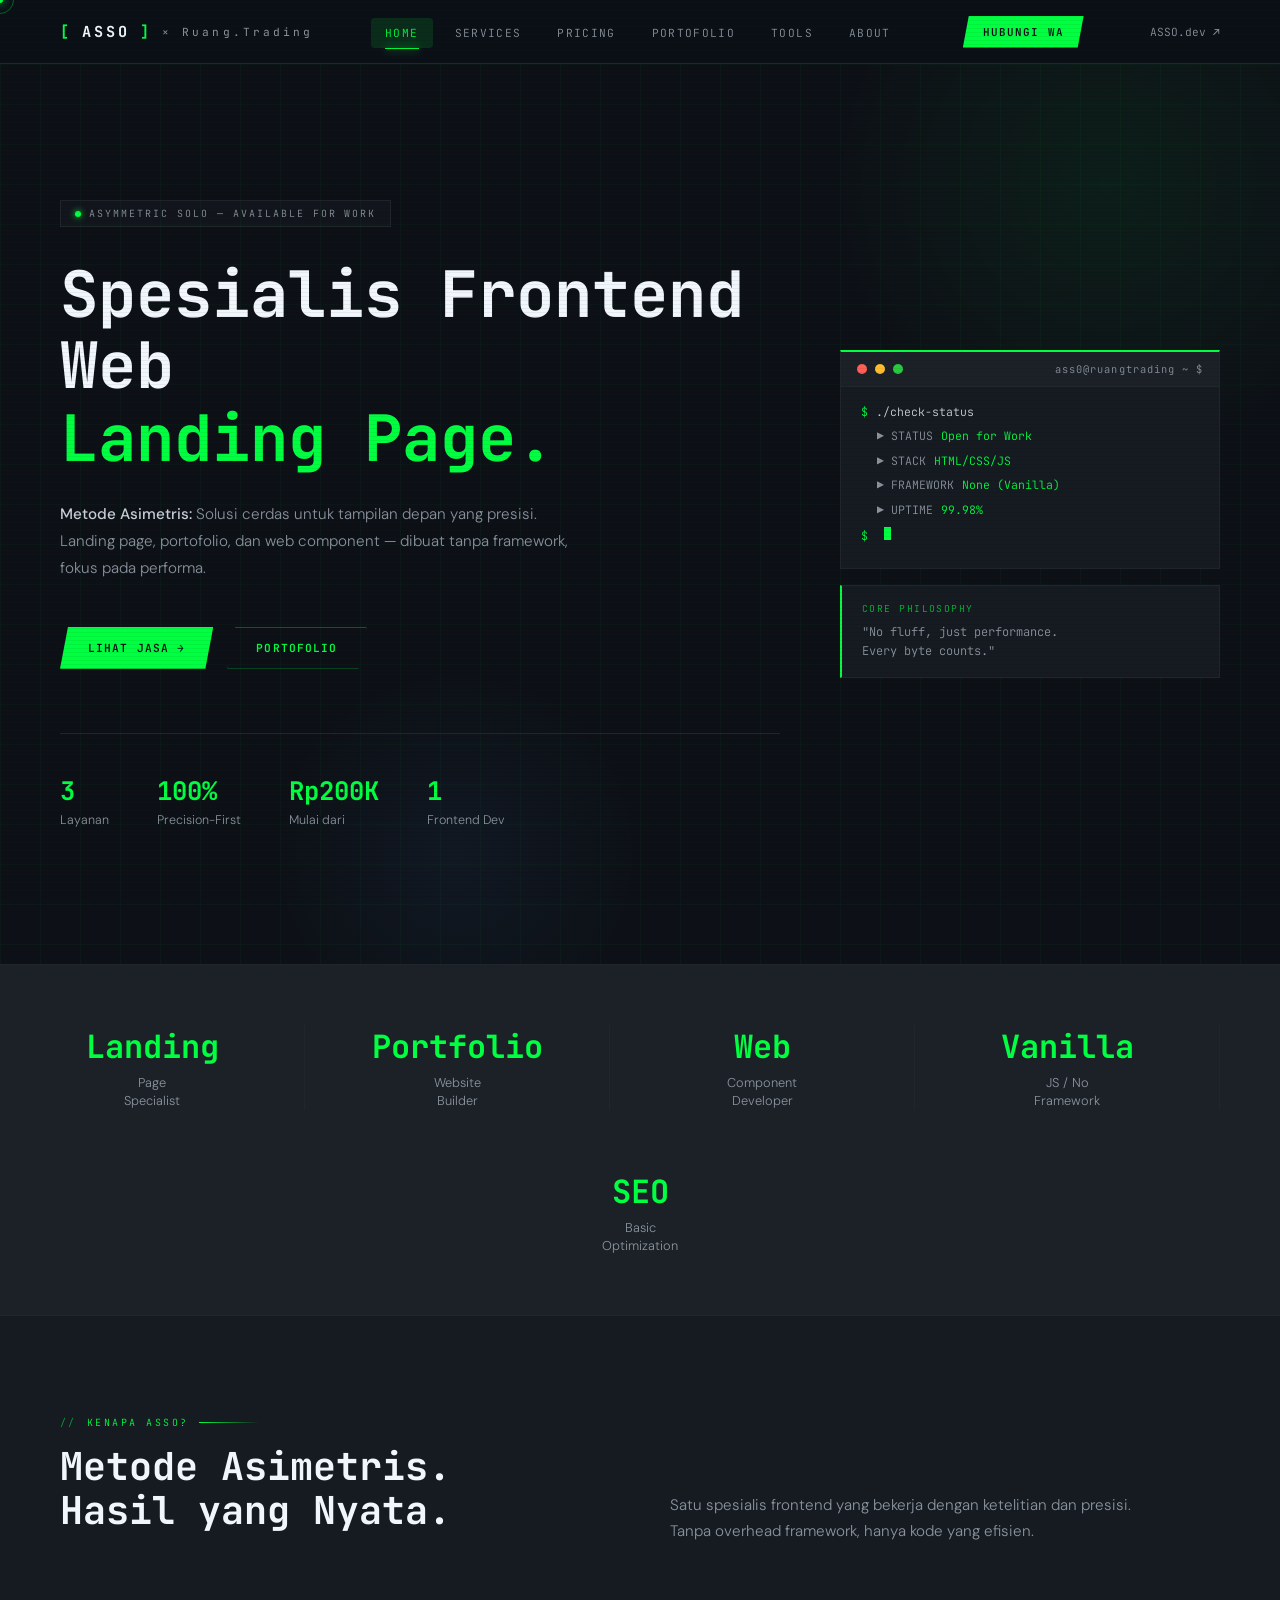
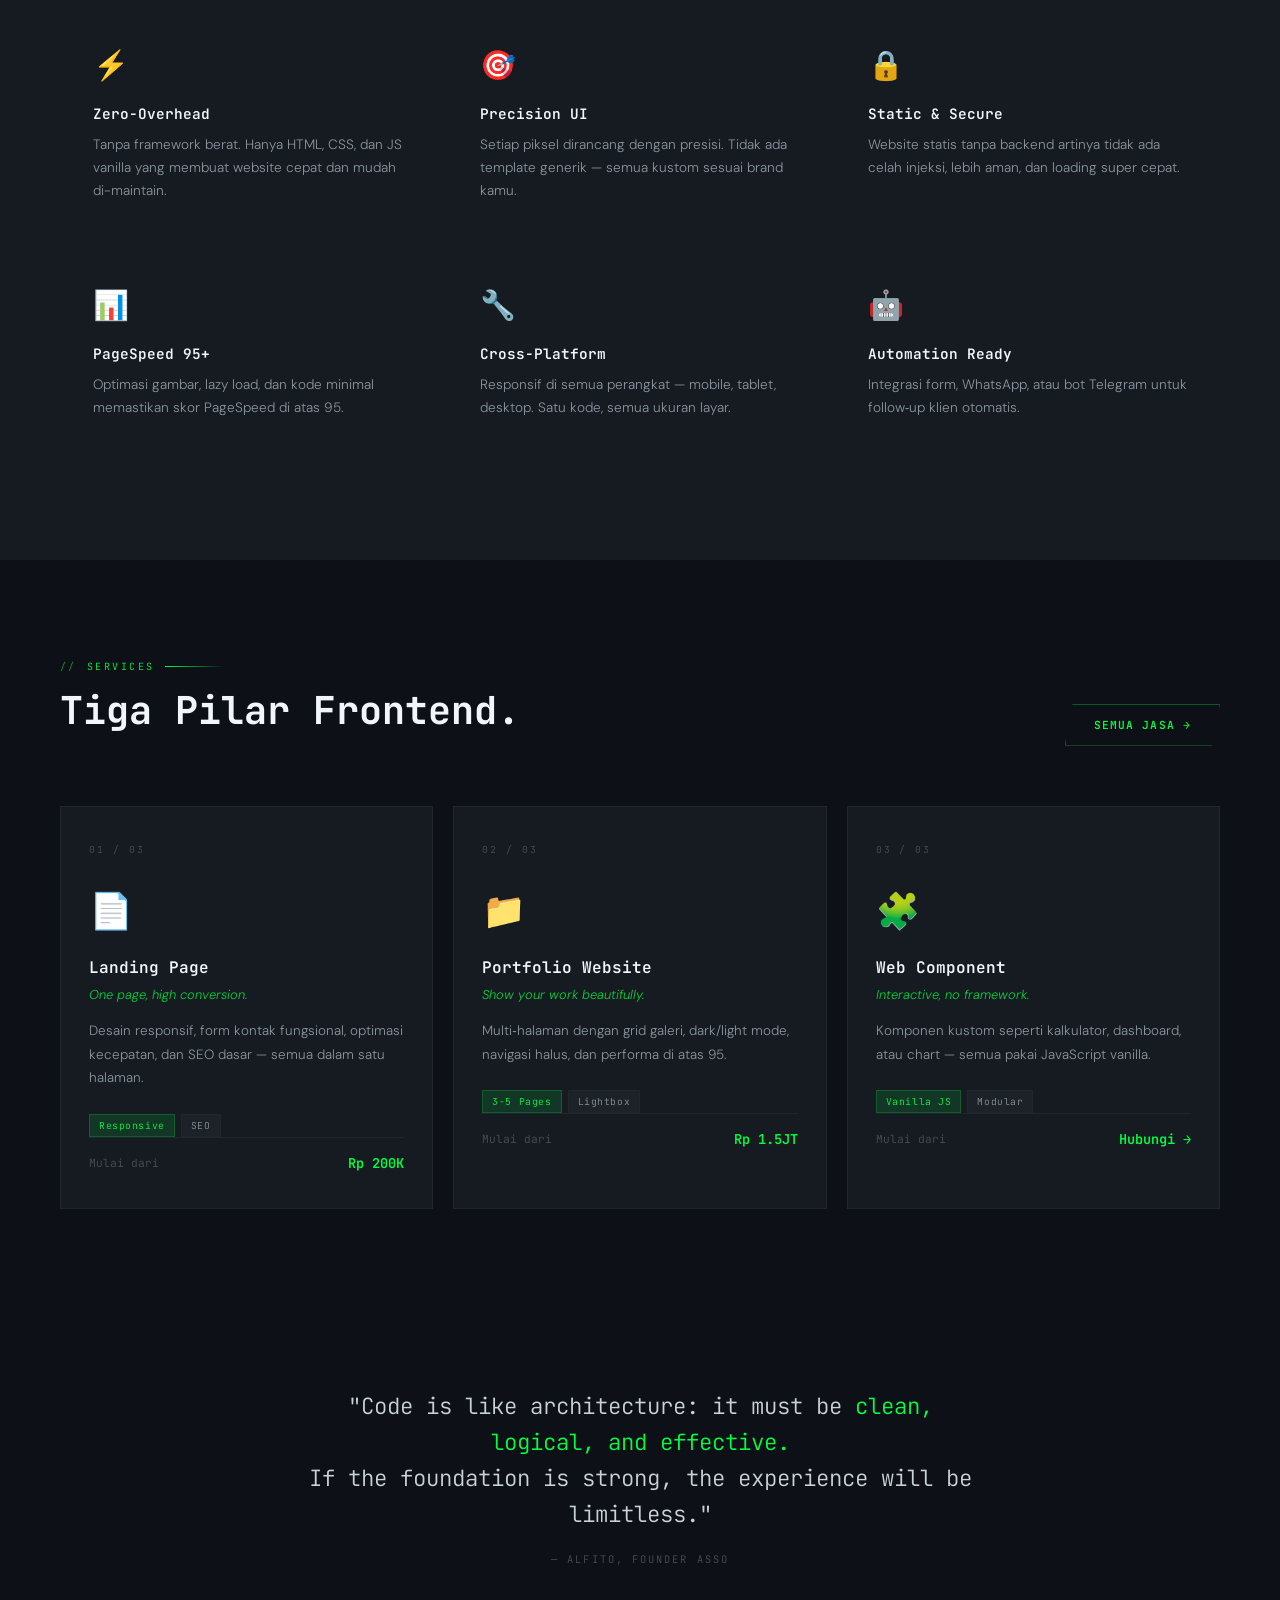
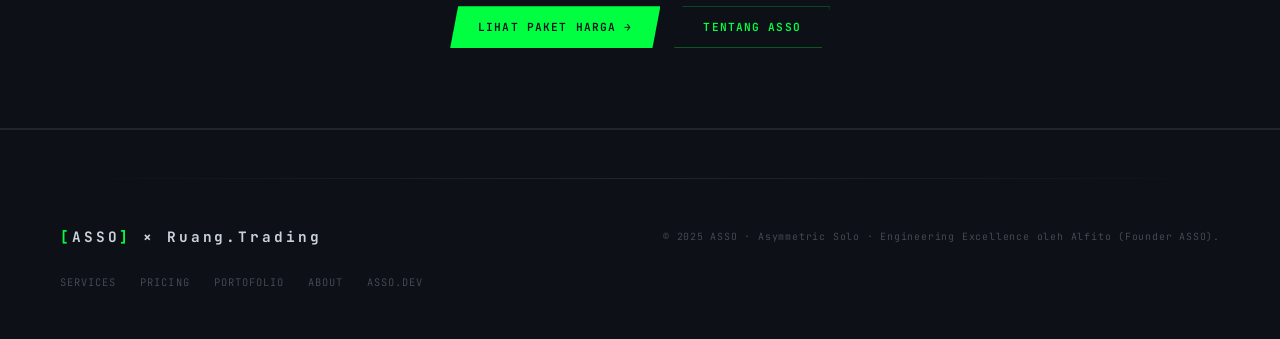
<file: index.html>
<!DOCTYPE html>
<html lang="id">
<head>
    <meta charset="UTF-8">
    <meta name="viewport" content="width=device-width, initial-scale=1.0">
    <title>ASSO × Ruang.Trading | Spesialis Frontend Web</title>
    <meta name="description" content="ASSO × Ruang.Trading — Frontend Web Specialist: Landing Page, Portofolio, Web Component.">
    <link rel="preconnect" href="https://fonts.googleapis.com">
    <link href="https://fonts.googleapis.com/css2?family=JetBrains+Mono:wght@300;400;500;600;700&family=DM+Sans:ital,wght@0,300;0,400;0,500;1,300&display=swap" rel="stylesheet">
    <link rel="stylesheet" href="css/style.css">
</head>
<body>
<div class="cursor-dot"></div>
<div class="cursor-ring"></div>
<div class="scroll-bar"></div>
<div class="toast-wrap"></div>

<nav class="nav">
    <a href="index.html" class="nav-logo">
        <span class="logo-bracket">[</span>
        <span class="logo-name">ASSO</span>
        <span class="logo-bracket">]</span>
        <span class="logo-tag">× Ruang.Trading</span>
    </a>
    <ul class="nav-links">
        <li><a href="index.html">Home</a></li>
        <li><a href="services.html">Services</a></li>
        <li><a href="pricing.html">Pricing</a></li>
        <li><a href="portofolio.html">Portofolio</a></li>
        <li><a href="tools.html">Tools</a></li>
        <li><a href="about.html">About</a></li>
    </ul>
    <a href="https://wa.me/62895327188128" class="nav-cta">Hubungi WA</a>
    <a href="https://asso-tech.great-site.net" target="_blank" rel="noopener" class="nav-link-external">ASSO.dev ↗</a>
    <button class="nav-hamburger" aria-label="Menu"><span></span><span></span><span></span></button>
</nav>

<div class="page-wrap">

    <!-- HERO -->
    <section class="hero">
        <div class="hero-bg-grid"></div>
        <div class="hero-bg-glow"></div>
        <div class="hero-bg-glow-2"></div>

        <div class="hero-layout">
            <div class="hero-content">
                <div class="hero-name-badge">
                    <span class="badge-dot"></span>
                    <span>Asymmetric Solo — Available for Work</span>
                </div>
                <h1 class="hero-headline">
                    <span class="fixed">Spesialis Frontend Web</span>
                    <span class="rotating-wrap">
                        <span class="rotating-text">Landing Page.</span>
                    </span>
                </h1>
                <p class="hero-sub">
                    <strong>Metode Asimetris:</strong> Solusi cerdas untuk tampilan depan yang presisi. Landing page, portofolio, dan web component — dibuat tanpa framework, fokus pada performa.
                </p>
                <div class="hero-cta-group">
                    <a href="services.html" class="btn btn-green"><span>Lihat Jasa</span> →</a>
                    <a href="portofolio.html" class="btn btn-outline"><span>Portofolio</span></a>
                </div>
                <div class="hero-stats">
                    <div><span class="hero-stat-val">3</span><span class="hero-stat-label">Layanan</span></div>
                    <div><span class="hero-stat-val">100%</span><span class="hero-stat-label">Precision-First</span></div>
                    <div><span class="hero-stat-val">Rp200K</span><span class="hero-stat-label">Mulai dari</span></div>
                    <div><span class="hero-stat-val">1</span><span class="hero-stat-label">Frontend Dev</span></div>
                </div>
            </div>

            <!-- Terminal Widget -->
            <div class="terminal-widget-hero">
                <div class="terminal">
                    <div class="terminal-titlebar">
                        <span class="t-dot t-red"></span><span class="t-dot t-yellow"></span><span class="t-dot t-green-dot"></span>
                        <span class="terminal-title-text">ass0@ruangtrading ~ $</span>
                    </div>
                    <div class="terminal-body">
                        <div class="t-line"><span class="t-prompt">$</span><span class="t-cmd">./check-status</span></div>
                        <div class="t-line"><span class="t-output">▶ STATUS</span><span class="t-val-green">Open for Work</span></div>
                        <div class="t-line"><span class="t-output">▶ STACK</span><span class="t-val-green">HTML/CSS/JS</span></div>
                        <div class="t-line"><span class="t-output">▶ FRAMEWORK</span><span class="t-val-green">None (Vanilla)</span></div>
                        <div class="t-line"><span class="t-output">▶ UPTIME</span><span class="t-val-green" data-uptime>99.98%</span></div>
                        <div class="t-line" style="margin-top:8px"><span class="t-prompt">$</span><span class="t-cmd"> </span><span class="t-cursor"></span></div>
                    </div>
                </div>
                <div style="margin-top:16px; padding:16px 20px; background:var(--surface); border:1px solid var(--border); border-left:2px solid var(--green);">
                    <div style="font-family:var(--mono); font-size:.6rem; letter-spacing:.15em; color:var(--green); opacity:.7; margin-bottom:8px; text-transform:uppercase;">Core Philosophy</div>
                    <div style="font-family:var(--mono); font-size:.75rem; color:var(--text-dim); line-height:1.6;">"No fluff, just performance.<br>Every byte counts."</div>
                </div>
            </div>
        </div>
    </section>

    <!-- WHY STRIP -->
    <div class="why-strip">
        <div class="why-stat reveal"><span class="why-stat-val">Landing</span><span class="why-stat-label">Page<br>Specialist</span></div>
        <div class="why-divider"></div>
        <div class="why-stat reveal reveal-d1"><span class="why-stat-val">Portfolio</span><span class="why-stat-label">Website<br>Builder</span></div>
        <div class="why-divider"></div>
        <div class="why-stat reveal reveal-d2"><span class="why-stat-val">Web</span><span class="why-stat-label">Component<br>Developer</span></div>
        <div class="why-divider"></div>
        <div class="why-stat reveal reveal-d3"><span class="why-stat-val">Vanilla</span><span class="why-stat-label">JS / No<br>Framework</span></div>
        <div class="why-divider"></div>
        <div class="why-stat reveal reveal-d4"><span class="why-stat-val">SEO</span><span class="why-stat-label">Basic<br>Optimization</span></div>
    </div>

    <!-- USP -->
    <section class="section usp-section">
        <div class="usp-header">
            <div>
                <div class="section-eyebrow reveal">Kenapa ASSO?</div>
                <h2 class="section-title reveal reveal-d1">Metode Asimetris.<br>Hasil yang Nyata.</h2>
            </div>
            <p class="section-sub reveal reveal-d2">Satu spesialis frontend yang bekerja dengan ketelitian dan presisi. Tanpa overhead framework, hanya kode yang efisien.</p>
        </div>
        <div class="usp-grid">
            <div class="usp-card reveal"><div class="usp-icon">⚡</div><div class="usp-title">Zero-Overhead</div><div class="usp-desc">Tanpa framework berat. Hanya HTML, CSS, dan JS vanilla yang membuat website cepat dan mudah di-maintain.</div></div>
            <div class="usp-card reveal reveal-d1"><div class="usp-icon">🎯</div><div class="usp-title">Precision UI</div><div class="usp-desc">Setiap piksel dirancang dengan presisi. Tidak ada template generik — semua kustom sesuai brand kamu.</div></div>
            <div class="usp-card reveal reveal-d2"><div class="usp-icon">🔒</div><div class="usp-title">Static & Secure</div><div class="usp-desc">Website statis tanpa backend artinya tidak ada celah injeksi, lebih aman, dan loading super cepat.</div></div>
            <div class="usp-card reveal reveal-d3"><div class="usp-icon">📊</div><div class="usp-title">PageSpeed 95+</div><div class="usp-desc">Optimasi gambar, lazy load, dan kode minimal memastikan skor PageSpeed di atas 95.</div></div>
            <div class="usp-card reveal reveal-d1"><div class="usp-icon">🔧</div><div class="usp-title">Cross-Platform</div><div class="usp-desc">Responsif di semua perangkat — mobile, tablet, desktop. Satu kode, semua ukuran layar.</div></div>
            <div class="usp-card reveal reveal-d2"><div class="usp-icon">🤖</div><div class="usp-title">Automation Ready</div><div class="usp-desc">Integrasi form, WhatsApp, atau bot Telegram untuk follow‑up klien otomatis.</div></div>
        </div>
    </section>

    <!-- FEATURED SERVICES -->
    <section class="section featured-section">
        <div class="featured-header">
            <div>
                <div class="section-eyebrow reveal">Services</div>
                <h2 class="section-title reveal reveal-d1">Tiga Pilar Frontend.</h2>
            </div>
            <a href="services.html" class="btn btn-outline reveal">Semua Jasa →</a>
        </div>
        <div class="services-grid">
            <div class="service-card reveal">
                <div class="service-num">01 / 03</div>
                <div class="service-icon-wrap">📄</div>
                <div class="service-name">Landing Page</div>
                <div class="service-tagline">One page, high conversion.</div>
                <div class="service-desc">Desain responsif, form kontak fungsional, optimasi kecepatan, dan SEO dasar — semua dalam satu halaman.</div>
                <div class="tags"><span class="tag tag-green">Responsive</span><span class="tag">SEO</span></div>
                <div class="service-price"><span>Mulai dari</span><span class="price-val">Rp 200K</span></div>
            </div>
            <div class="service-card reveal reveal-d1">
                <div class="service-num">02 / 03</div>
                <div class="service-icon-wrap">📁</div>
                <div class="service-name">Portfolio Website</div>
                <div class="service-tagline">Show your work beautifully.</div>
                <div class="service-desc">Multi‑halaman dengan grid galeri, dark/light mode, navigasi halus, dan performa di atas 95.</div>
                <div class="tags"><span class="tag tag-green">3-5 Pages</span><span class="tag">Lightbox</span></div>
                <div class="service-price"><span>Mulai dari</span><span class="price-val">Rp 1.5JT</span></div>
            </div>
            <div class="service-card reveal reveal-d2">
                <div class="service-num">03 / 03</div>
                <div class="service-icon-wrap">🧩</div>
                <div class="service-name">Web Component</div>
                <div class="service-tagline">Interactive, no framework.</div>
                <div class="service-desc">Komponen kustom seperti kalkulator, dashboard, atau chart — semua pakai JavaScript vanilla.</div>
                <div class="tags"><span class="tag tag-green">Vanilla JS</span><span class="tag">Modular</span></div>
                <div class="service-price"><span>Mulai dari</span><span class="price-val">Hubungi →</span></div>
            </div>
        </div>
    </section>

    <!-- QUOTE BANNER -->
    <div class="quote-banner">
        <p class="quote-text reveal">"Code is like architecture: it must be <em>clean, logical, and effective.</em><br>If the foundation is strong, the experience will be limitless."</p>
        <span class="quote-author reveal reveal-d1">— Alfito, Founder ASSO</span>
        <div style="margin-top:40px; display:flex; gap:14px; justify-content:center; flex-wrap:wrap;" class="reveal reveal-d2">
            <a href="pricing.html" class="btn btn-green">Lihat Paket Harga →</a>
            <a href="about.html" class="btn btn-outline">Tentang ASSO</a>
        </div>
    </div>

    <!-- FOOTER -->
    <footer class="footer">
        <div class="footer-divider"></div>
        <div class="footer-inner">
            <div class="footer-logo"><span class="fl-bracket">[</span>ASSO<span class="fl-bracket">]</span> × Ruang.Trading</div>
            <div class="footer-copy">© 2025 ASSO · Asymmetric Solo · Engineering Excellence oleh Alfito (Founder ASSO).</div>
            <ul class="footer-links">
                <li><a href="services.html">Services</a></li>
                <li><a href="pricing.html">Pricing</a></li>
                <li><a href="portfolio.html">Portofolio</a></li>
                <li><a href="about.html">About</a></li>
                <li><a href="https://asso-tech.great-site.net" target="_blank" rel="noopener">ASSO.dev</a></li>
            </ul>
        </div>
    </footer>

</div>
<script src="js/script.js"></script>
</body>
</html>
</file>
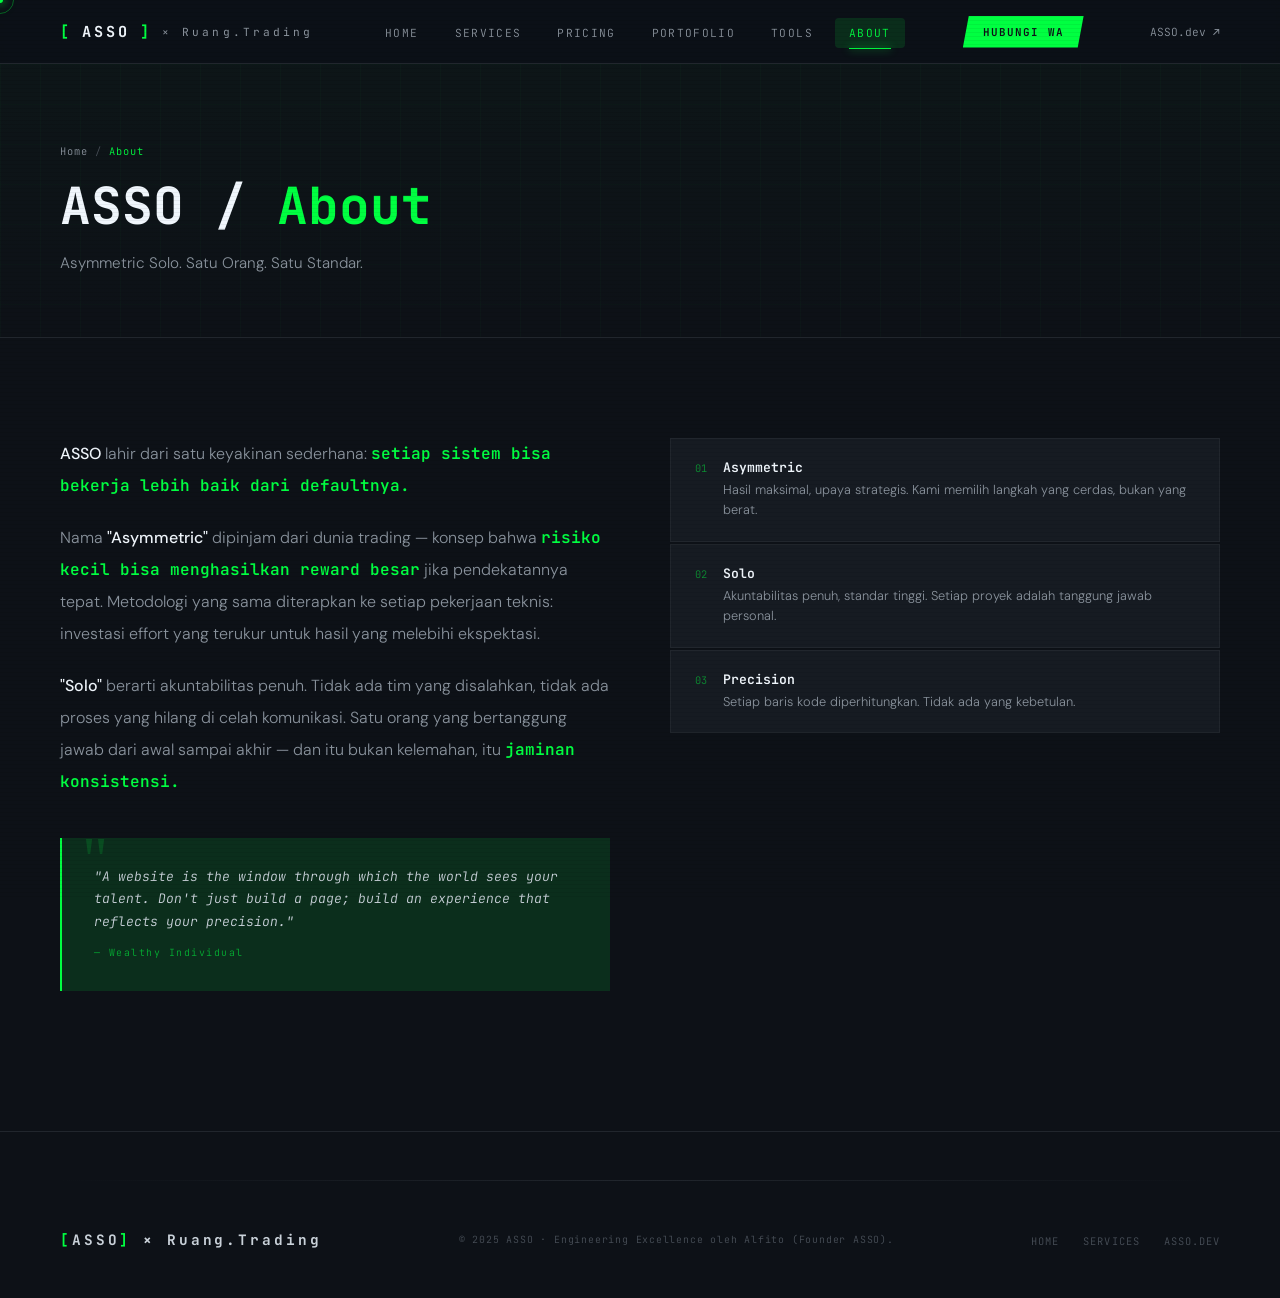
<file: about.html>
<!DOCTYPE html>
<html lang="id">
<head>
    <meta charset="UTF-8">
    <meta name="viewport" content="width=device-width, initial-scale=1.0">
    <title>About | ASSO × Ruang.Trading</title>
    <link rel="preconnect" href="https://fonts.googleapis.com">
    <link href="https://fonts.googleapis.com/css2?family=JetBrains+Mono:wght@300;400;500;600;700&family=DM+Sans:ital,wght@0,300;0,400;0,500;1,300&display=swap" rel="stylesheet">
    <link rel="stylesheet" href="css/style.css">
</head>
<body>
<div class="cursor-dot"></div>
<div class="cursor-ring"></div>
<div class="scroll-bar"></div>
<div class="toast-wrap"></div>

<nav class="nav">
    <a href="index.html" class="nav-logo">
        <span class="logo-bracket">[</span><span class="logo-name">ASSO</span><span class="logo-bracket">]</span><span class="logo-tag">× Ruang.Trading</span>
    </a>
    <ul class="nav-links">
        <li><a href="index.html">Home</a></li>
        <li><a href="services.html">Services</a></li>
        <li><a href="pricing.html">Pricing</a></li>
        <li><a href="portofolio.html">Portofolio</a></li>
        <li><a href="tools.html">Tools</a></li>
        <li><a href="about.html">About</a></li>
    </ul>
    <a href="https://wa.me/62895327188128" class="nav-cta">Hubungi WA</a>
    <a href="https://asso-tech.great-site.net" target="_blank" rel="noopener" class="nav-link-external">ASSO.dev ↗</a>
    <button class="nav-hamburger" aria-label="Menu"><span></span><span></span><span></span></button>
</nav>

<div class="page-wrap">
    <section class="page-hero">
        <div class="page-hero-breadcrumb"><a href="index.html">Home</a> / <span>About</span></div>
        <h1 class="page-hero-title">ASSO / <span style="color:var(--green);">About</span></h1>
        <p class="page-hero-sub">Asymmetric Solo. Satu Orang. Satu Standar.</p>
    </section>

    <section class="section">
        <div class="about-grid" style="display:grid; grid-template-columns:1fr 1fr; gap:60px;">
            <div class="about-manifesto reveal">
                <p><strong>ASSO</strong> lahir dari satu keyakinan sederhana: <span class="highlight">setiap sistem bisa bekerja lebih baik dari defaultnya.</span></p>
                <p style="margin-top:20px;">Nama <strong>"Asymmetric"</strong> dipinjam dari dunia trading — konsep bahwa <span class="highlight">risiko kecil bisa menghasilkan reward besar</span> jika pendekatannya tepat. Metodologi yang sama diterapkan ke setiap pekerjaan teknis: investasi effort yang terukur untuk hasil yang melebihi ekspektasi.</p>
                <p style="margin-top:20px;"><strong>"Solo"</strong> berarti akuntabilitas penuh. Tidak ada tim yang disalahkan, tidak ada proses yang hilang di celah komunikasi. Satu orang yang bertanggung jawab dari awal sampai akhir — dan itu bukan kelemahan, itu <span class="highlight">jaminan konsistensi.</span></p>
                <div class="about-quote-block reveal">
                    <p class="about-quote-text">"A website is the window through which the world sees your talent. Don't just build a page; build an experience that reflects your precision."</p>
                    <span class="about-quote-cite">— Wealthy Individual</span>
                </div>
            </div>
            <div class="principle-list reveal">
                <div class="principle-item"><div class="principle-num">01</div><div class="principle-body"><div class="principle-title">Asymmetric</div><div class="principle-desc">Hasil maksimal, upaya strategis. Kami memilih langkah yang cerdas, bukan yang berat.</div></div></div>
                <div class="principle-item"><div class="principle-num">02</div><div class="principle-body"><div class="principle-title">Solo</div><div class="principle-desc">Akuntabilitas penuh, standar tinggi. Setiap proyek adalah tanggung jawab personal.</div></div></div>
                <div class="principle-item"><div class="principle-num">03</div><div class="principle-body"><div class="principle-title">Precision</div><div class="principle-desc">Setiap baris kode diperhitungkan. Tidak ada yang kebetulan.</div></div></div>
            </div>
        </div>
    </section>

    <footer class="footer">
        <div class="footer-divider"></div>
        <div class="footer-inner">
            <div class="footer-logo"><span class="fl-bracket">[</span>ASSO<span class="fl-bracket">]</span> × Ruang.Trading</div>
            <div class="footer-copy">© 2025 ASSO · Engineering Excellence oleh Alfito (Founder ASSO).</div>
            <ul class="footer-links">
                <li><a href="index.html">Home</a></li>
                <li><a href="services.html">Services</a></li>
                <li><a href="https://asso-tech.great-site.net" target="_blank" rel="noopener">ASSO.dev</a></li>
            </ul>
        </div>
    </footer>
</div>
<script src="js/script.js"></script>
</body>
</html>
</file>
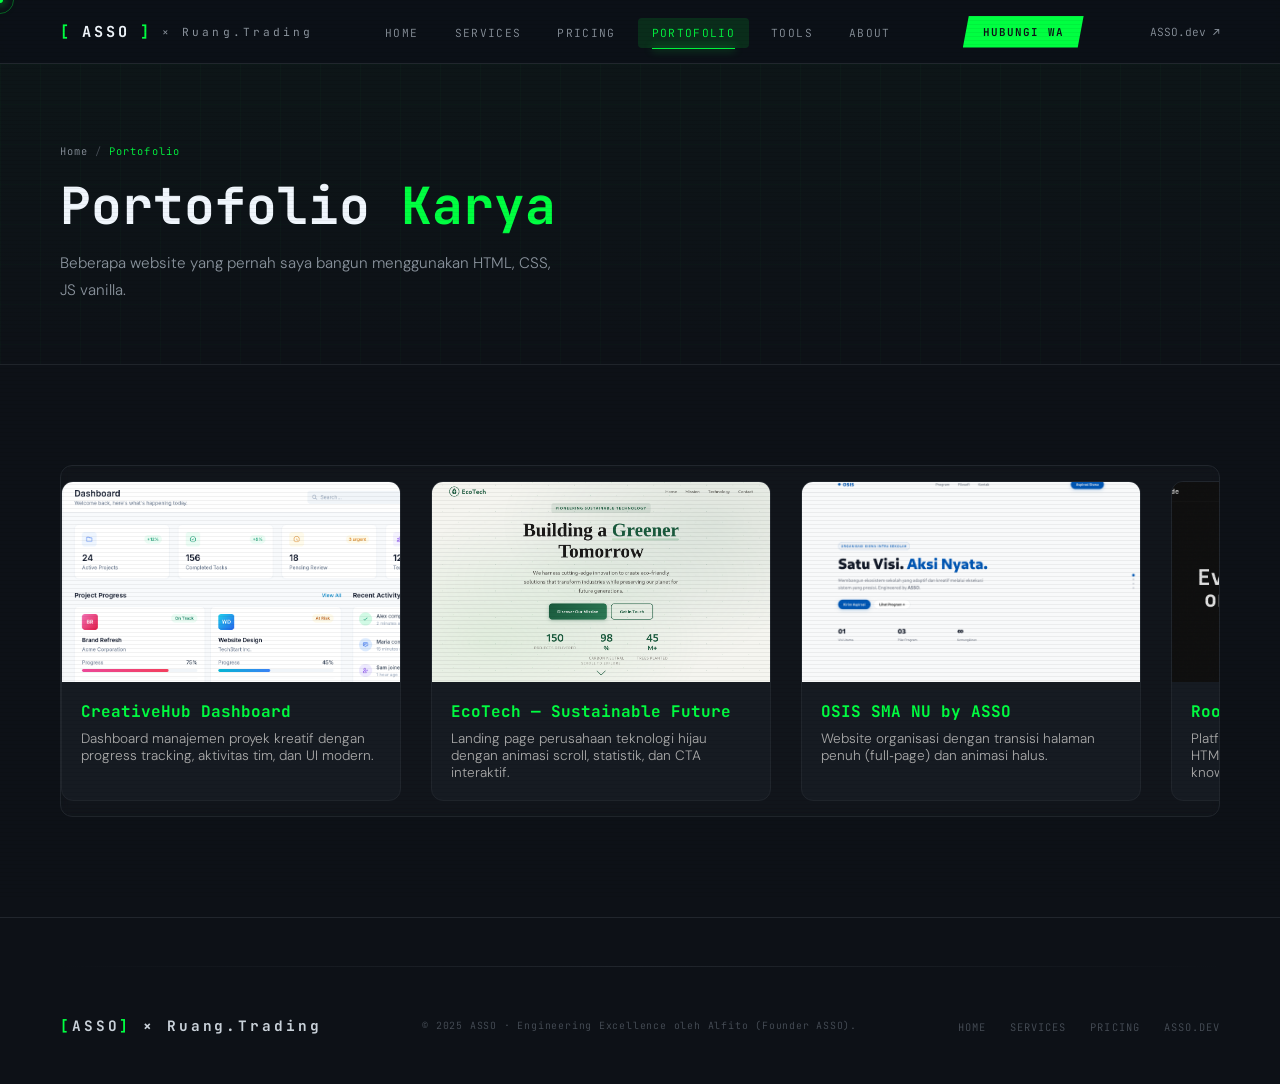
<file: portofolio.html>
<!DOCTYPE html>
<html lang="id">
<head>
    <meta charset="UTF-8">
    <meta name="viewport" content="width=device-width, initial-scale=1.0">
    <title>Portofolio | ASSO × Ruang.Trading</title>
    <link rel="preconnect" href="https://fonts.googleapis.com">
    <link href="https://fonts.googleapis.com/css2?family=JetBrains+Mono:wght@300;400;500;600;700&family=DM+Sans:ital,wght@0,300;0,400;0,500;1,300&display=swap" rel="stylesheet">
    <link rel="stylesheet" href="css/style.css">
    <style>
        .carousel-container {
            overflow: hidden;
            user-select: none;
            background: rgba(255,255,255,0.02);
            backdrop-filter: blur(5px);
            padding: 15px 0;
            border-radius: 12px;
            border: 1px solid var(--border);
        }
        .carousel-track {
            display: flex;
            gap: 30px;
            width: max-content;
            animation: marqueeScroll 30s linear infinite; /* sedikit lebih lambat karena lebih banyak kartu */
        }
        @keyframes marqueeScroll {
            from { transform: translateX(0); }
            to { transform: translateX(-50%); }
        }
        .carousel-container:hover .carousel-track {
            animation-play-state: paused;
        }
        .carousel-btn {
            display: none !important;
        }
        .portfolio-card {
            flex-shrink: 0;
            width: 340px;
            background: var(--surface);
            border: 1px solid var(--border);
            border-radius: 12px;
            overflow: hidden;
            transition: border-color var(--transition), box-shadow var(--transition);
        }
        .portfolio-card:hover {
            border-color: rgba(0,255,65,.25);
            box-shadow: 0 16px 48px rgba(0,0,0,.4), 0 0 24px var(--green-glow);
        }
        .portfolio-img {
            background: #1a1a1a;
            display: flex;
            align-items: center;
            justify-content: center;
            overflow: hidden;
            height: 200px;
        }
        .portfolio-img img {
            width: 100%;
            height: 100%;
            object-fit: cover;
            display: block;
        }
        .portfolio-info {
            padding: 1.2rem;
        }
        .portfolio-info h3 {
            font-family: var(--mono);
            color: var(--green);
            font-size: 1rem;
            margin-bottom: 0.5rem;
        }
        .portfolio-info p {
            color: #aaa;
            font-size: 0.85rem;
            margin-bottom: 0;
        }
        @media(max-width:640px){
            .portfolio-card { width: 280px; }
            .portfolio-img { height: 160px; }
        }
    </style>
</head>
<body>
<div class="cursor-dot"></div>
<div class="cursor-ring"></div>
<div class="scroll-bar"></div>
<div class="toast-wrap"></div>

<nav class="nav">
    <a href="index.html" class="nav-logo">
        <span class="logo-bracket">[</span><span class="logo-name">ASSO</span><span class="logo-bracket">]</span><span class="logo-tag">× Ruang.Trading</span>
    </a>
    <ul class="nav-links">
        <li><a href="index.html">Home</a></li>
        <li><a href="services.html">Services</a></li>
        <li><a href="pricing.html">Pricing</a></li>
        <li><a href="portofolio.html">Portofolio</a></li>
        <li><a href="tools.html">Tools</a></li>
        <li><a href="about.html">About</a></li>
    </ul>
    <a href="https://wa.me/62895327188128" class="nav-cta">Hubungi WA</a>
    <a href="https://asso-tech.great-site.net" target="_blank" rel="noopener" class="nav-link-external">ASSO.dev ↗</a>
    <button class="nav-hamburger" aria-label="Menu"><span></span><span></span><span></span></button>
</nav>

<div class="page-wrap">
    <section class="page-hero">
        <div class="page-hero-breadcrumb"><a href="index.html">Home</a> / <span>Portofolio</span></div>
        <h1 class="page-hero-title">Portofolio <span style="color:var(--green);">Karya</span></h1>
        <p class="page-hero-sub">Beberapa website yang pernah saya bangun menggunakan HTML, CSS, JS vanilla.</p>
    </section>

    <section class="section">
        <div class="carousel-container">
            <div class="carousel-track" id="carouselTrack">
                <!-- ===== 5 Kartu Asli ===== -->
                <!-- 1. CreativeHub Dashboard -->
                <div class="portfolio-card reveal">
                    <div class="portfolio-img">
                        <img src="images/creativehub.png" alt="CreativeHub Dashboard"
                             onerror="this.onerror=null;this.style.display='none';this.nextElementSibling.style.display='flex';">
                        <span style="display:none;width:100%;height:100%;background:#161B22;color:#00FF41;font-family:monospace;font-size:14px;align-items:center;justify-content:center;">CreativeHub</span>
                    </div>
                    <div class="portfolio-info">
                        <h3>CreativeHub Dashboard</h3>
                        <p>Dashboard manajemen proyek kreatif dengan progress tracking, aktivitas tim, dan UI modern.</p>
                    </div>
                </div>
                <!-- 2. EcoTech -->
                <div class="portfolio-card reveal">
                    <div class="portfolio-img">
                        <img src="images/ecotech.png" alt="EcoTech"
                             onerror="this.onerror=null;this.style.display='none';this.nextElementSibling.style.display='flex';">
                        <span style="display:none;width:100%;height:100%;background:#161B22;color:#00FF41;font-family:monospace;font-size:14px;align-items:center;justify-content:center;">EcoTech</span>
                    </div>
                    <div class="portfolio-info">
                        <h3>EcoTech — Sustainable Future</h3>
                        <p>Landing page perusahaan teknologi hijau dengan animasi scroll, statistik, dan CTA interaktif.</p>
                    </div>
                </div>
                <!-- 3. OSIS SMA NU by ASSO -->
                <div class="portfolio-card reveal">
                    <div class="portfolio-img">
                        <img src="images/OSIS by ASSO.png" alt="OSIS SMA NU by ASSO"
                             onerror="this.onerror=null;this.style.display='none';this.nextElementSibling.style.display='flex';">
                        <span style="display:none;width:100%;height:100%;background:#161B22;color:#00FF41;font-family:monospace;font-size:14px;align-items:center;justify-content:center;">OSIS by ASSO</span>
                    </div>
                    <div class="portfolio-info">
                        <h3>OSIS SMA NU by ASSO</h3>
                        <p>Website organisasi dengan transisi halaman penuh (full‑page) dan animasi halus.</p>
                    </div>
                </div>
                <!-- 4. RootNode -->
                <div class="portfolio-card reveal">
                    <div class="portfolio-img">
                        <img src="images/rootnode.png" alt="RootNode — Digital Garden"
                             onerror="this.onerror=null;this.style.display='none';this.nextElementSibling.style.display='flex';">
                        <span style="display:none;width:100%;height:100%;background:#161B22;color:#00FF41;font-family:monospace;font-size:14px;align-items:center;justify-content:center;">RootNode</span>
                    </div>
                    <div class="portfolio-info">
                        <h3>RootNode — Digital Garden</h3>
                        <p>Platform portofolio hidup berbasis HTML/CSS/JS vanilla. Terminal interaktif, knowledge graph, dan project registry.</p>
                    </div>
                </div>
                <!-- 5. FlowState -->
                <div class="portfolio-card reveal">
                    <div class="portfolio-img">
                        <img src="images/flowstate.png" alt="FlowState"
                             onerror="this.onerror=null;this.style.display='none';this.nextElementSibling.style.display='flex';">
                        <span style="display:none;width:100%;height:100%;background:#161B22;color:#00FF41;font-family:monospace;font-size:14px;align-items:center;justify-content:center;">FlowState</span>
                    </div>
                    <div class="portfolio-info">
                        <h3>FlowState — Productivity App</h3>
                        <p>Minimalist productivity app landing page. Early access waitlist, clean UI, engineered by ASSO.</p>
                    </div>
                </div>

                <!-- ===== Duplikasi 5 Kartu (loop mulus) ===== -->
                <div class="portfolio-card reveal">
                    <div class="portfolio-img"><img src="images/creativehub.png" alt="CreativeHub"><span style="display:none;...">CreativeHub</span></div>
                    <div class="portfolio-info"><h3>CreativeHub Dashboard</h3><p>Dashboard manajemen proyek kreatif dengan progress tracking, aktivitas tim, dan UI modern.</p></div>
                </div>
                <div class="portfolio-card reveal">
                    <div class="portfolio-img"><img src="images/ecotech.png" alt="EcoTech"><span style="display:none;...">EcoTech</span></div>
                    <div class="portfolio-info"><h3>EcoTech — Sustainable Future</h3><p>Landing page perusahaan teknologi hijau dengan animasi scroll, statistik, dan CTA interaktif.</p></div>
                </div>
                <div class="portfolio-card reveal">
                    <div class="portfolio-img"><img src="images/OSIS by ASSO.png" alt="OSIS"><span style="display:none;...">OSIS by ASSO</span></div>
                    <div class="portfolio-info"><h3>OSIS SMA NU by ASSO</h3><p>Website organisasi dengan transisi halaman penuh (full‑page) dan animasi halus.</p></div>
                </div>
                <div class="portfolio-card reveal">
                    <div class="portfolio-img"><img src="images/rootnode.png" alt="RootNode"><span style="display:none;...">RootNode</span></div>
                    <div class="portfolio-info"><h3>RootNode — Digital Garden</h3><p>Platform portofolio hidup berbasis HTML/CSS/JS vanilla. Terminal interaktif, knowledge graph, dan project registry.</p></div>
                </div>
                <div class="portfolio-card reveal">
                    <div class="portfolio-img"><img src="images/flowstate.png" alt="FlowState"><span style="display:none;...">FlowState</span></div>
                    <div class="portfolio-info"><h3>FlowState — Productivity App</h3><p>Minimalist productivity app landing page. Early access waitlist, clean UI, engineered by ASSO.</p></div>
                </div>
            </div><!-- /carousel-track -->
        </div><!-- /carousel-container -->
    </section>

    <footer class="footer">
        <div class="footer-divider"></div>
        <div class="footer-inner">
            <div class="footer-logo"><span class="fl-bracket">[</span>ASSO<span class="fl-bracket">]</span> × Ruang.Trading</div>
            <div class="footer-copy">© 2025 ASSO · Engineering Excellence oleh Alfito (Founder ASSO).</div>
            <ul class="footer-links">
                <li><a href="index.html">Home</a></li>
                <li><a href="services.html">Services</a></li>
                <li><a href="pricing.html">Pricing</a></li>
                <li><a href="https://asso-tech.great-site.net" target="_blank" rel="noopener">ASSO.dev</a></li>
            </ul>
        </div>
    </footer>
</div>

<script src="js/script.js"></script>
</body>
</html>
</file>
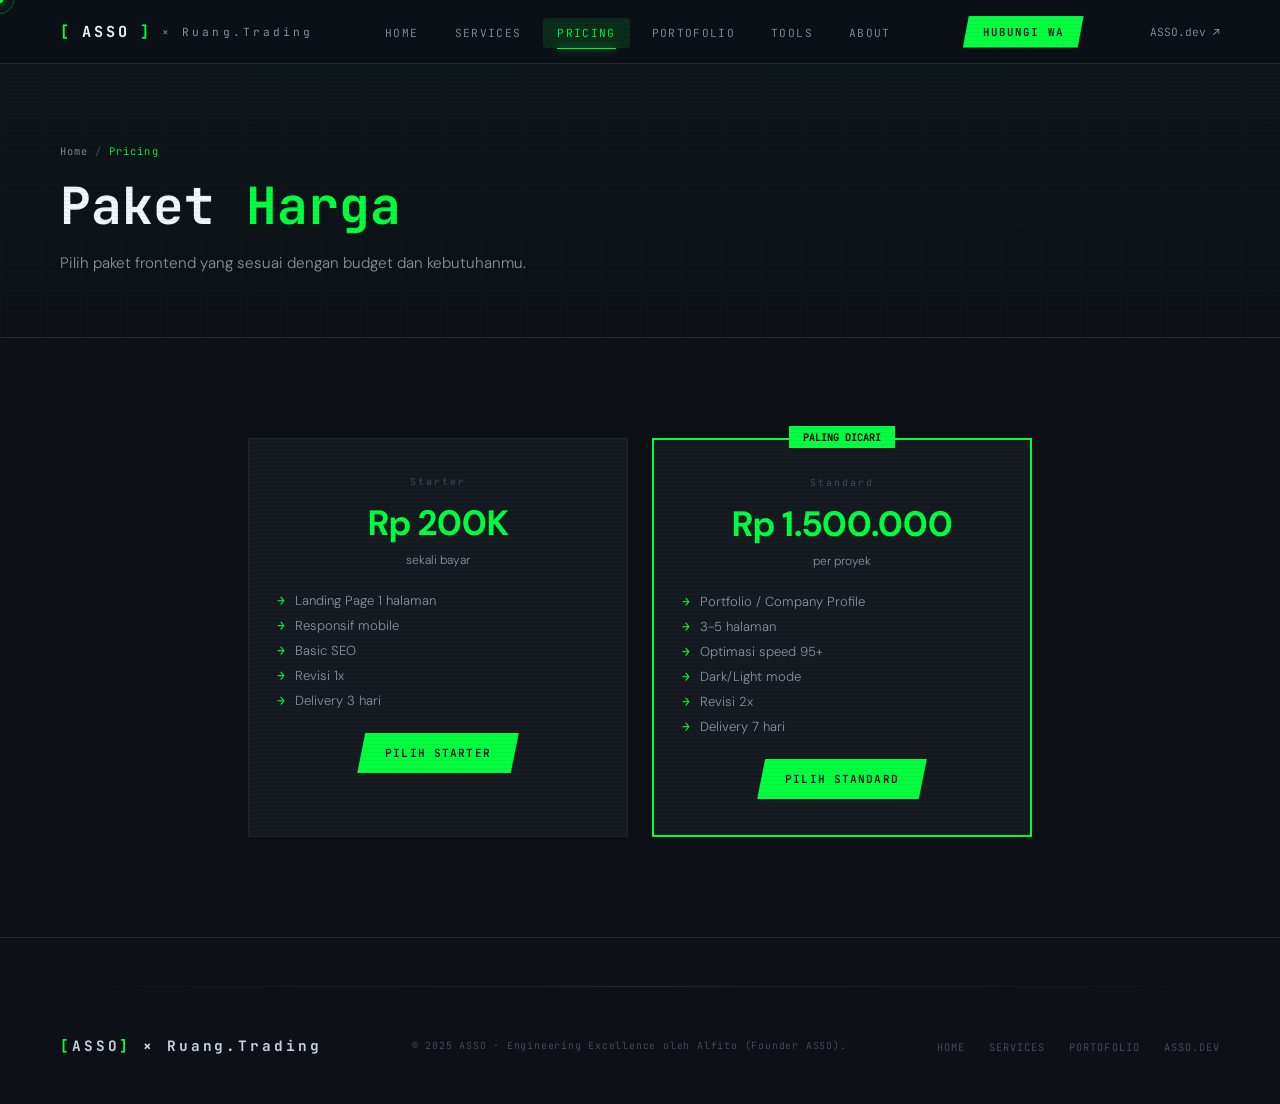
<file: pricing.html>
<!DOCTYPE html>
<html lang="id">
<head>
    <meta charset="UTF-8">
    <meta name="viewport" content="width=device-width, initial-scale=1.0">
    <title>Pricing | ASSO × Ruang.Trading</title>
    <link rel="preconnect" href="https://fonts.googleapis.com">
    <link href="https://fonts.googleapis.com/css2?family=JetBrains+Mono:wght@300;400;500;600;700&family=DM+Sans:ital,wght@0,300;0,400;0,500;1,300&display=swap" rel="stylesheet">
    <link rel="stylesheet" href="css/style.css">
</head>
<body>
<div class="cursor-dot"></div>
<div class="cursor-ring"></div>
<div class="scroll-bar"></div>
<div class="toast-wrap"></div>

<nav class="nav">
    <a href="index.html" class="nav-logo">
        <span class="logo-bracket">[</span><span class="logo-name">ASSO</span><span class="logo-bracket">]</span><span class="logo-tag">× Ruang.Trading</span>
    </a>
    <ul class="nav-links">
        <li><a href="index.html">Home</a></li>
        <li><a href="services.html">Services</a></li>
        <li><a href="pricing.html">Pricing</a></li>
        <li><a href="portofolio.html">Portofolio</a></li>
        <li><a href="tools.html">Tools</a></li>
        <li><a href="about.html">About</a></li>
    </ul>
    <a href="https://wa.me/62895327188128" class="nav-cta">Hubungi WA</a>
    <a href="https://asso-tech.great-site.net" target="_blank" rel="noopener" class="nav-link-external">ASSO.dev ↗</a>
    <button class="nav-hamburger" aria-label="Menu"><span></span><span></span><span></span></button>
</nav>

<div class="page-wrap">
    <section class="page-hero">
        <div class="page-hero-breadcrumb"><a href="index.html">Home</a> / <span>Pricing</span></div>
        <h1 class="page-hero-title">Paket <span style="color:var(--green);">Harga</span></h1>
        <p class="page-hero-sub">Pilih paket frontend yang sesuai dengan budget dan kebutuhanmu.</p>
    </section>

    <section class="section" style="display:flex; justify-content:center;">
        <div class="pricing-grid" style="display:grid; grid-template-columns:repeat(auto-fit, minmax(280px,380px)); gap:24px; max-width:850px; margin:0 auto;">
            <!-- Starter -->
            <div class="price-card reveal" style="background:var(--surface); border:1px solid var(--border); padding:36px 28px; text-align:center;">
                <div class="service-num" style="margin-bottom:12px;">Starter</div>
                <div style="font-size:2.2rem; font-weight:700; color:var(--green); margin-bottom:6px;">Rp 200K</div>
                <div style="font-size:.75rem; color:var(--text-dim); margin-bottom:24px;">sekali bayar</div>
                <ul class="service-features" style="margin-bottom:24px;">
                    <li>Landing Page 1 halaman</li>
                    <li>Responsif mobile</li>
                    <li>Basic SEO</li>
                    <li>Revisi 1x</li>
                    <li>Delivery 3 hari</li>
                </ul>
                <a href="https://wa.me/62895327188128?text=Halo%20ASSO,%20saya%20tertarik%20paket%20Starter" class="btn btn-green">Pilih Starter</a>
            </div>
            <!-- Standard -->
            <div class="price-card reveal reveal-d1" style="background:var(--surface); border:2px solid var(--green); padding:36px 28px; text-align:center; position:relative;">
                <div style="position:absolute; top:-14px; left:50%; transform:translateX(-50%); background:var(--green); color:#000; font-family:var(--mono); font-size:.65rem; font-weight:700; padding:4px 14px;">PALING DICARI</div>
                <div class="service-num" style="margin-bottom:12px;">Standard</div>
                <div style="font-size:2.2rem; font-weight:700; color:var(--green); margin-bottom:6px;">Rp 1.500.000</div>
                <div style="font-size:.75rem; color:var(--text-dim); margin-bottom:24px;">per proyek</div>
                <ul class="service-features" style="margin-bottom:24px;">
                    <li>Portfolio / Company Profile</li>
                    <li>3-5 halaman</li>
                    <li>Optimasi speed 95+</li>
                    <li>Dark/Light mode</li>
                    <li>Revisi 2x</li>
                    <li>Delivery 7 hari</li>
                </ul>
                <a href="https://wa.me/62895327188128?text=Halo%20ASSO,%20saya%20tertarik%20paket%20Standard" class="btn btn-green">Pilih Standard</a>
            </div>
        </div>
    </section>

    <footer class="footer">
        <div class="footer-divider"></div>
        <div class="footer-inner">
            <div class="footer-logo"><span class="fl-bracket">[</span>ASSO<span class="fl-bracket">]</span> × Ruang.Trading</div>
            <div class="footer-copy">© 2025 ASSO · Engineering Excellence oleh Alfito (Founder ASSO).</div>
            <ul class="footer-links">
                <li><a href="index.html">Home</a></li>
                <li><a href="services.html">Services</a></li>
                <li><a href="portfolio.html">Portofolio</a></li>
                <li><a href="https://asso-tech.great-site.net" target="_blank" rel="noopener">ASSO.dev</a></li>
            </ul>
        </div>
    </footer>
</div>
<script src="js/script.js"></script>
</body>
</html>
</file>
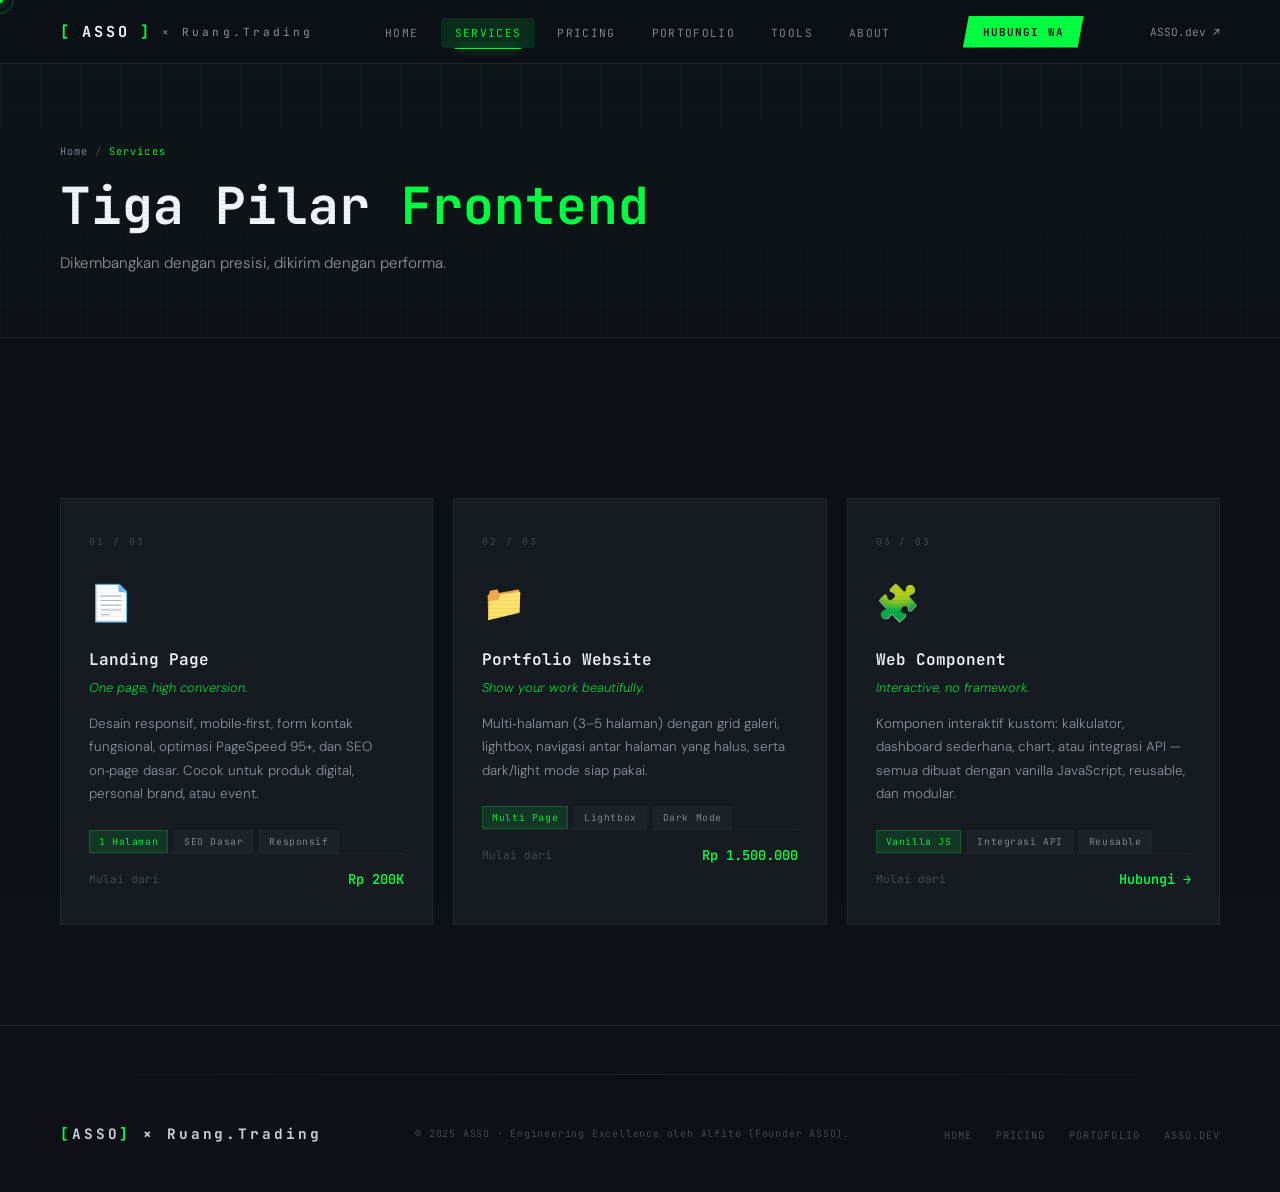
<file: services.html>
<!DOCTYPE html>
<html lang="id">
<head>
    <meta charset="UTF-8">
    <meta name="viewport" content="width=device-width, initial-scale=1.0">
    <title>Services | ASSO × Ruang.Trading</title>
    <link rel="preconnect" href="https://fonts.googleapis.com">
    <link href="https://fonts.googleapis.com/css2?family=JetBrains+Mono:wght@300;400;500;600;700&family=DM+Sans:ital,wght@0,300;0,400;0,500;1,300&display=swap" rel="stylesheet">
    <link rel="stylesheet" href="css/style.css">
</head>
<body>
<div class="cursor-dot"></div>
<div class="cursor-ring"></div>
<div class="scroll-bar"></div>
<div class="toast-wrap"></div>

<nav class="nav">
    <a href="index.html" class="nav-logo">
        <span class="logo-bracket">[</span><span class="logo-name">ASSO</span><span class="logo-bracket">]</span><span class="logo-tag">× Ruang.Trading</span>
    </a>
    <ul class="nav-links">
        <li><a href="index.html">Home</a></li>
        <li><a href="services.html">Services</a></li>
        <li><a href="pricing.html">Pricing</a></li>
        <li><a href="portofolio.html">Portofolio</a></li>
        <li><a href="tools.html">Tools</a></li>
        <li><a href="about.html">About</a></li>
    </ul>
    <a href="https://wa.me/62895327188128" class="nav-cta">Hubungi WA</a>
    <a href="https://asso-tech.great-site.net" target="_blank" rel="noopener" class="nav-link-external">ASSO.dev ↗</a>
    <button class="nav-hamburger" aria-label="Menu"><span></span><span></span><span></span></button>
</nav>

<div class="page-wrap">
    <section class="page-hero">
        <div class="page-hero-breadcrumb"><a href="index.html">Home</a> / <span>Services</span></div>
        <h1 class="page-hero-title">Tiga Pilar <span style="color:var(--green);">Frontend</span></h1>
        <p class="page-hero-sub">Dikembangkan dengan presisi, dikirim dengan performa.</p>
    </section>

    <section class="section">
        <div class="services-grid">
            <div class="service-card reveal">
                <div class="service-num">01 / 03</div>
                <div class="service-icon-wrap">📄</div>
                <div class="service-name">Landing Page</div>
                <div class="service-tagline">One page, high conversion.</div>
                <div class="service-desc">Desain responsif, mobile‑first, form kontak fungsional, optimasi PageSpeed 95+, dan SEO on‑page dasar. Cocok untuk produk digital, personal brand, atau event.</div>
                <div class="tags"><span class="tag tag-green">1 Halaman</span><span class="tag">SEO Dasar</span><span class="tag">Responsif</span></div>
                <div class="service-price"><span>Mulai dari</span><span class="price-val">Rp 200K</span></div>
            </div>
            <div class="service-card reveal reveal-d1">
                <div class="service-num">02 / 03</div>
                <div class="service-icon-wrap">📁</div>
                <div class="service-name">Portfolio Website</div>
                <div class="service-tagline">Show your work beautifully.</div>
                <div class="service-desc">Multi‑halaman (3–5 halaman) dengan grid galeri, lightbox, navigasi antar halaman yang halus, serta dark/light mode siap pakai.</div>
                <div class="tags"><span class="tag tag-green">Multi Page</span><span class="tag">Lightbox</span><span class="tag">Dark Mode</span></div>
                <div class="service-price"><span>Mulai dari</span><span class="price-val">Rp 1.500.000</span></div>
            </div>
            <div class="service-card reveal reveal-d2">
                <div class="service-num">03 / 03</div>
                <div class="service-icon-wrap">🧩</div>
                <div class="service-name">Web Component</div>
                <div class="service-tagline">Interactive, no framework.</div>
                <div class="service-desc">Komponen interaktif kustom: kalkulator, dashboard sederhana, chart, atau integrasi API — semua dibuat dengan vanilla JavaScript, reusable, dan modular.</div>
                <div class="tags"><span class="tag tag-green">Vanilla JS</span><span class="tag">Integrasi API</span><span class="tag">Reusable</span></div>
                <div class="service-price"><span>Mulai dari</span><span class="price-val">Hubungi →</span></div>
            </div>
        </div>
    </section>

    <footer class="footer">
        <div class="footer-divider"></div>
        <div class="footer-inner">
            <div class="footer-logo"><span class="fl-bracket">[</span>ASSO<span class="fl-bracket">]</span> × Ruang.Trading</div>
            <div class="footer-copy">© 2025 ASSO · Engineering Excellence oleh Alfito (Founder ASSO).</div>
            <ul class="footer-links">
                <li><a href="index.html">Home</a></li>
                <li><a href="pricing.html">Pricing</a></li>
                <li><a href="portfolio.html">Portofolio</a></li>
                <li><a href="https://asso-tech.great-site.net" target="_blank" rel="noopener">ASSO.dev</a></li>
            </ul>
        </div>
    </footer>
</div>
<script src="js/script.js"></script>
</body>
</html>
</file>
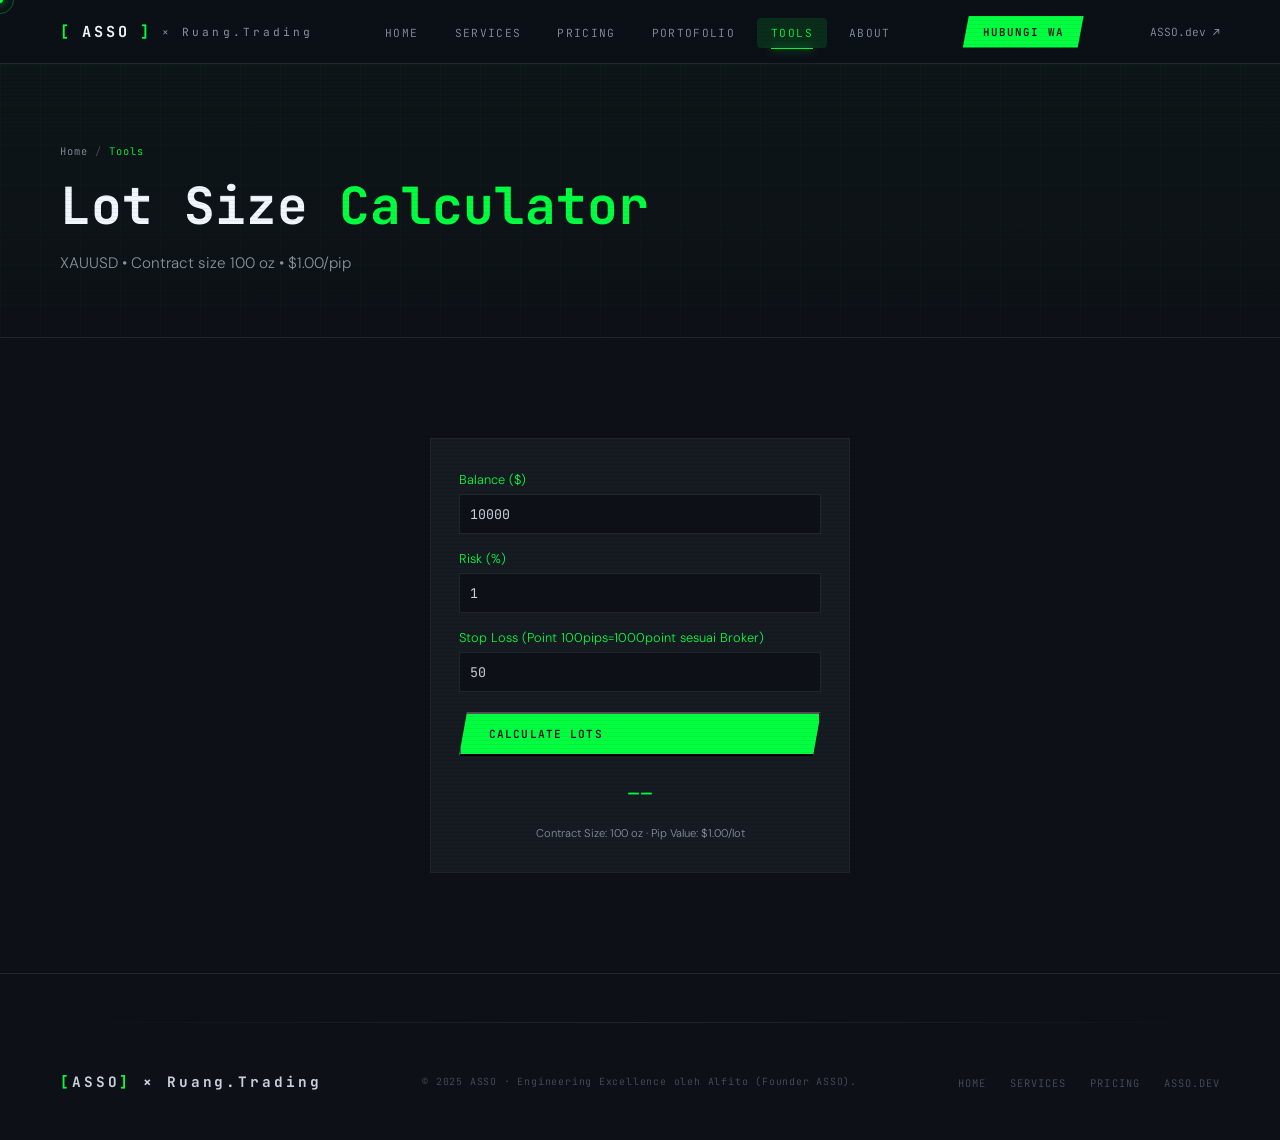
<file: tools.html>
<!DOCTYPE html>
<html lang="id">
<head>
    <meta charset="UTF-8">
    <meta name="viewport" content="width=device-width, initial-scale=1.0">
    <title>Tools | ASSO × Ruang.Trading</title>
    <link rel="preconnect" href="https://fonts.googleapis.com">
    <link href="https://fonts.googleapis.com/css2?family=JetBrains+Mono:wght@300;400;500;600;700&family=DM+Sans:ital,wght@0,300;0,400;0,500;1,300&display=swap" rel="stylesheet">
    <link rel="stylesheet" href="css/style.css">
</head>
<body>
<div class="cursor-dot"></div>
<div class="cursor-ring"></div>
<div class="scroll-bar"></div>
<div class="toast-wrap"></div>

<nav class="nav">
    <a href="index.html" class="nav-logo">
        <span class="logo-bracket">[</span><span class="logo-name">ASSO</span><span class="logo-bracket">]</span><span class="logo-tag">× Ruang.Trading</span>
    </a>
    <ul class="nav-links">
        <li><a href="index.html">Home</a></li>
        <li><a href="services.html">Services</a></li>
        <li><a href="pricing.html">Pricing</a></li>
        <li><a href="portofolio.html">Portofolio</a></li>
        <li><a href="tools.html">Tools</a></li>
        <li><a href="about.html">About</a></li>
    </ul>
    <a href="https://wa.me/62895327188128" class="nav-cta">Hubungi WA</a>
    <a href="https://asso-tech.great-site.net" target="_blank" rel="noopener" class="nav-link-external">ASSO.dev ↗</a>
    <button class="nav-hamburger" aria-label="Menu"><span></span><span></span><span></span></button>
</nav>

<div class="page-wrap">
    <section class="page-hero">
        <div class="page-hero-breadcrumb"><a href="index.html">Home</a> / <span>Tools</span></div>
        <h1 class="page-hero-title">Lot Size <span style="color:var(--green);">Calculator</span></h1>
        <p class="page-hero-sub">XAUUSD • Contract size 100 oz • $1.00/pip</p>
    </section>

    <section class="section" style="display:flex; justify-content:center;">
        <div style="max-width:420px; width:100%; background:var(--surface); border:1px solid var(--border); padding:32px 28px;">
            <div class="input-group" style="margin-bottom:16px;">
                <label style="display:block; font-size:.8rem; color:var(--green); margin-bottom:6px;">Balance ($)</label>
                <input type="number" id="balance" value="10000" min="1" style="width:100%; background:var(--bg); border:1px solid var(--border); color:var(--text); padding:10px; font-family:var(--mono); outline:none;">
            </div>
            <div class="input-group" style="margin-bottom:16px;">
                <label style="display:block; font-size:.8rem; color:var(--green); margin-bottom:6px;">Risk (%)</label>
                <input type="number" id="risk" value="1" min="0.1" step="0.1" style="width:100%; background:var(--bg); border:1px solid var(--border); color:var(--text); padding:10px; font-family:var(--mono); outline:none;">
            </div>
            <div class="input-group" style="margin-bottom:20px;">
                <label style="display:block; font-size:.8rem; color:var(--green); margin-bottom:6px;">Stop Loss (Point 100pips=1000point sesuai Broker)</label>
                <input type="number" id="stopLoss" value="50" min="1" style="width:100%; background:var(--bg); border:1px solid var(--border); color:var(--text); padding:10px; font-family:var(--mono); outline:none;">
            </div>
            <button id="calcBtn" class="btn btn-green" style="width:100%;">Calculate Lots</button>
            <div id="calcResult" style="font-family:var(--mono); font-size:1.6rem; text-align:center; margin:20px 0 10px; color:var(--green); min-height:2.5rem;">--</div>
            <div style="font-size:.7rem; color:var(--text-dim); text-align:center;">Contract Size: 100 oz · Pip Value: $1.00/lot</div>
        </div>
    </section>

    <footer class="footer">
        <div class="footer-divider"></div>
        <div class="footer-inner">
            <div class="footer-logo"><span class="fl-bracket">[</span>ASSO<span class="fl-bracket">]</span> × Ruang.Trading</div>
            <div class="footer-copy">© 2025 ASSO · Engineering Excellence oleh Alfito (Founder ASSO).</div>
            <ul class="footer-links">
                <li><a href="index.html">Home</a></li>
                <li><a href="services.html">Services</a></li>
                <li><a href="pricing.html">Pricing</a></li>
                <li><a href="https://asso-tech.great-site.net" target="_blank" rel="noopener">ASSO.dev</a></li>
            </ul>
        </div>
    </footer>
</div>
<script src="js/script.js"></script>
</body>
</html>
</file>
<file: css/style.css>
/* ============================================================
   ASSO × Ruang.Trading — ASYMMETRIC SOLO SYSTEM
   Color Palette: Matrix Dark × Trading Blue
   ============================================================ */
:root {
  --bg:        #0D1117;
  --surface:   #161B22;
  --surface2:  #1C2128;
  --border:    #21262D;
  --border2:   #30363D;
  --green:     #00FF41;
  --green-dim: #00CC33;
  --green-glow: rgba(0, 255, 65, 0.12);
  --green-glow-strong: rgba(0, 255, 65, 0.3);
  --blue:      #58A6FF;
  --blue-dim:  #388BFD;
  --blue-glow: rgba(88, 166, 255, 0.12);
  --text:      #C9D1D9;
  --text-dim:  #8B949E;
  --text-faint:#484F58;
  --white:     #F0F6FC;
  --red:       #FF4444;
  --yellow:    #F0B429;
  --mono: 'JetBrains Mono', monospace;
  --sans: 'DM Sans', sans-serif;
  --radius: 4px;
  --transition: 0.25s cubic-bezier(0.4, 0, 0.2, 1);
}

*, *::before, *::after { box-sizing: border-box; margin: 0; padding: 0; }
html { scroll-behavior: smooth; font-size: 16px; }
body {
  background: var(--bg);
  color: var(--text);
  font-family: var(--sans);
  font-weight: 300;
  overflow-x: hidden;
  min-height: 100vh;
}

/* ========== CURSOR (DESKTOP ONLY) ========== */
@media (hover: hover) and (pointer: fine) {
  body { cursor: none; }
  .cursor-dot { width:6px; height:6px; background:var(--green); border-radius:50%; position:fixed; pointer-events:none; z-index:9999; transform:translate(-50%,-50%); box-shadow:0 0 10px var(--green),0 0 20px var(--green-glow-strong); transition:width .15s,height .15s,background .15s; }
  .cursor-ring { width:28px; height:28px; border:1px solid rgba(0,255,65,.35); border-radius:50%; position:fixed; pointer-events:none; z-index:9998; transform:translate(-50%,-50%); transition:width .2s ease,height .2s ease,border-color .2s; }
  body.cursor-link .cursor-dot { width:12px; height:12px; background:var(--blue); box-shadow:0 0 14px var(--blue); }
  body.cursor-link .cursor-ring { width:44px; height:44px; border-color:var(--blue); }
}

/* --- SCANLINES (DESKTOP ONLY) --- */
@media (hover: hover) and (pointer: fine) {
  body::before { content:''; position:fixed; inset:0; pointer-events:none; z-index:9000; background: repeating-linear-gradient(0deg,transparent,transparent 3px,rgba(0,0,0,.05) 3px,rgba(0,0,0,.05) 4px); }
}

/* --- SCROLL PROGRESS --- */
.scroll-bar { position:fixed; top:0; left:0; height:2px; z-index:9999; background:linear-gradient(to right,var(--green),var(--blue)); box-shadow:0 0 8px var(--green); transform-origin:left; transform:scaleX(0); transition:transform .1s linear; }

/* --- NAV --- */
.nav { position:fixed; top:0; left:0; right:0; z-index:800; display:flex; align-items:center; justify-content:space-between; padding:0 60px; height:64px; background:rgba(13,17,23,.92); backdrop-filter:blur(16px) saturate(180%); border-bottom:1px solid var(--border); }
.nav-logo { font-family:var(--mono); font-weight:700; font-size:.95rem; letter-spacing:.2em; text-decoration:none; display:flex; align-items:center; gap:10px; color:inherit; }
.nav-logo .logo-bracket { color:var(--green); }
.nav-logo .logo-name { color:var(--white); }
.nav-logo .logo-tag { color:var(--text-dim); font-weight:400; font-size:.7rem; }

.nav-links { display:flex; gap:8px; list-style:none; }
.nav-links a { font-family:var(--mono); font-size:.7rem; letter-spacing:.12em; text-transform:uppercase; color:var(--text-dim); text-decoration:none; padding:8px 14px; border-radius:var(--radius); transition:color var(--transition),background var(--transition); position:relative; }
.nav-links a:hover, .nav-links a.active { color:var(--green); background:var(--green-glow); }
.nav-links a.active::after { content:''; position:absolute; bottom:-1px; left:14px; right:14px; height:1px; background:var(--green); box-shadow:0 0 8px var(--green); }

.nav-cta { font-family:var(--mono); font-size:.68rem; letter-spacing:.1em; text-transform:uppercase; color:var(--bg); background:var(--green); border:none; padding:9px 20px; text-decoration:none; clip-path:polygon(6px 0,100% 0,calc(100% - 6px) 100%,0 100%); transition:all var(--transition); font-weight:600; }
.nav-cta:hover { background:#44ff6e; box-shadow:0 0 24px var(--green-glow-strong); }
.nav-link-external { font-family:var(--mono); font-size:.7rem; color:var(--text-dim); text-decoration:none; margin-left:8px; transition:color var(--transition); }
.nav-link-external:hover { color:var(--green); }
.nav-hamburger { display:none; flex-direction:column; gap:5px; background:none; border:none; padding:4px; }
.nav-hamburger span { display:block; width:22px; height:1.5px; background:var(--text-dim); transition:all .3s; }

/* --- PAGE WRAPPER --- */
.page-wrap { padding-top:64px; }

/* --- HERO --- */
.hero { min-height:100vh; display:flex; flex-direction:column; justify-content:center; padding:80px 60px; position:relative; overflow:hidden; }
.hero-bg-grid { position:absolute; inset:0; background-image:linear-gradient(rgba(0,255,65,.03) 1px,transparent 1px),linear-gradient(90deg,rgba(0,255,65,.03) 1px,transparent 1px); background-size:40px 40px; animation:grid-breathe 8s ease-in-out infinite; }
@keyframes grid-breathe { 0%,100%{opacity:.5} 50%{opacity:1} }
.hero-bg-glow { position:absolute; top:-20%; right:-10%; width:600px; height:600px; background:radial-gradient(circle,rgba(0,255,65,.06) 0%,transparent 65%); pointer-events:none; }
.hero-bg-glow-2 { position:absolute; bottom:-10%; left:20%; width:400px; height:400px; background:radial-gradient(circle,rgba(88,166,255,.05) 0%,transparent 65%); pointer-events:none; }

.hero-layout { display:grid; grid-template-columns:1fr 380px; gap:60px; align-items:center; position:relative; z-index:1; }

.hero-name-badge { display:inline-flex; align-items:center; gap:8px; font-family:var(--mono); font-size:.62rem; letter-spacing:.2em; text-transform:uppercase; color:var(--text-dim); border:1px solid var(--border); padding:6px 14px; margin-bottom:32px; background:rgba(255,255,255,.02); }
.hero-name-badge .badge-dot { width:6px; height:6px; border-radius:50%; background:var(--green); box-shadow:0 0 6px var(--green); animation:pulse-dot 2s ease-in-out infinite; }
@keyframes pulse-dot { 0%,100%{transform:scale(1);opacity:1} 50%{transform:scale(1.4);opacity:.6} }

.hero-headline { font-family:var(--mono); font-weight:700; font-size:clamp(2.2rem,5vw,4rem); line-height:1.1; color:var(--white); max-width:800px; }
.hero-headline .fixed { display:block; }
.hero-headline .rotating-wrap { display:inline-flex; align-items:center; gap:12px; color:var(--green); overflow:hidden; height:1.2em; }
.rotating-text { display:block; }

.hero-sub { color:var(--text-dim); font-size:.95rem; line-height:1.8; max-width:520px; margin-top:24px; font-weight:300; }
.hero-sub strong { color:var(--text); font-weight:500; }

.hero-cta-group { display:flex; gap:14px; margin-top:44px; flex-wrap:wrap; }
.btn { font-family:var(--mono); font-size:.7rem; letter-spacing:.1em; text-transform:uppercase; font-weight:600; text-decoration:none; padding:13px 28px; transition:all var(--transition); display:inline-flex; align-items:center; gap:8px; }
.btn-green { color:var(--bg); background:var(--green); clip-path:polygon(8px 0,100% 0,calc(100% - 8px) 100%,0 100%); box-shadow:0 0 0 rgba(0,255,65,0); }
.btn-green:hover { background:#44ff6e; box-shadow:0 0 32px var(--green-glow-strong); transform:translateY(-2px); }
.btn-outline { color:var(--green); border:1px solid rgba(0,255,65,.3); background:transparent; clip-path:polygon(8px 0,100% 0,calc(100% - 8px) 100%,0 100%); }
.btn-outline:hover { border-color:var(--green); background:var(--green-glow); box-shadow:0 0 20px var(--green-glow); transform:translateY(-2px); }

.hero-stats { display:flex; gap:48px; margin-top:64px; padding-top:40px; border-top:1px solid var(--border); }
.hero-stat-val { font-family:var(--mono); font-size:1.6rem; font-weight:700; color:var(--green); display:block; }
.hero-stat-label { font-size:.78rem; color:var(--text-dim); margin-top:4px; display:block; }

/* --- TERMINAL WIDGET --- */
.terminal { background:var(--surface); border:1px solid var(--border); border-top:2px solid var(--green); font-family:var(--mono); font-size:.72rem; overflow:hidden; }
.terminal-titlebar { display:flex; align-items:center; gap:8px; padding:10px 16px; background:var(--surface2); border-bottom:1px solid var(--border); }
.t-dot { width:10px; height:10px; border-radius:50%; }
.t-red { background:#FF5F56; } .t-yellow { background:#FFBD2E; } .t-green-dot { background:#27C93F; }
.terminal-title-text { color:var(--text-dim); font-size:.65rem; margin-left:auto; letter-spacing:.1em; }
.terminal-body { padding:16px 20px; }
.t-line { display:flex; gap:8px; margin-bottom:6px; line-height:1.6; }
.t-prompt { color:var(--green); flex-shrink:0; }
.t-cmd { color:var(--text); }
.t-output { color:var(--text-dim); margin-left:16px; }
.t-val-green { color:var(--green); }
.t-val-blue { color:var(--blue); }
.t-val-yellow { color:var(--yellow); }
.t-cursor { display:inline-block; width:7px; height:13px; background:var(--green); animation:blink-cursor 1s steps(1) infinite; vertical-align:middle; }
@keyframes blink-cursor { 0%,49%{opacity:1} 50%,100%{opacity:0} }

/* --- WHY STRIP --- */
.why-strip { background:var(--surface2); border-top:1px solid var(--border); border-bottom:1px solid var(--border); padding:60px; display:flex; gap:60px; align-items:center; flex-wrap:wrap; }
.why-stat { text-align:center; flex:1; min-width:140px; }
.why-stat-val { font-family:var(--mono); font-size:2rem; font-weight:700; color:var(--green); display:block; }
.why-stat-label { font-size:.8rem; color:var(--text-dim); margin-top:6px; display:block; line-height:1.4; }
.why-divider { width:1px; background:var(--border); align-self:stretch; }

/* --- SECTIONS --- */
.section { padding:100px 60px; position:relative; }
.usp-section { background:var(--surface); }
.featured-section { background:var(--bg); }
.usp-header { display:grid; grid-template-columns:1fr 1fr; gap:60px; align-items:end; margin-bottom:60px; }
.featured-header { display:flex; align-items:flex-end; justify-content:space-between; margin-bottom:56px; }
.section-eyebrow { font-family:var(--mono); font-size:.62rem; letter-spacing:.25em; text-transform:uppercase; color:var(--green); margin-bottom:16px; display:flex; align-items:center; gap:10px; }
.section-eyebrow::before { content:'//'; opacity:.6; }
.section-eyebrow::after { content:''; flex:1; max-width:60px; height:1px; background:linear-gradient(to right,var(--green),transparent); }
.section-title { font-family:var(--mono); font-size:clamp(1.6rem,3vw,2.4rem); font-weight:700; color:var(--white); line-height:1.15; margin-bottom:12px; }
.section-sub { color:var(--text-dim); font-size:.95rem; line-height:1.75; max-width:480px; font-weight:300; }

/* --- USP CARDS --- */
.usp-grid { display:grid; grid-template-columns:repeat(3,1fr); gap:2px; margin-top:60px; }
.usp-card { background:var(--surface); padding:40px 32px; border:1px solid transparent; position:relative; overflow:hidden; transition:transform var(--transition),box-shadow var(--transition); }
.usp-card::before { content:''; position:absolute; top:0; left:0; right:0; height:2px; background:linear-gradient(to right,var(--green),var(--blue)); transform:scaleX(0); transform-origin:left; transition:transform .4s ease; }
.usp-card:hover { transform:translateY(-4px); box-shadow:0 20px 60px rgba(0,0,0,.4); border-color:rgba(0,255,65,.15); }
.usp-card:hover::before { transform:scaleX(1); }
.usp-icon { font-size:1.8rem; margin-bottom:20px; }
.usp-title { font-family:var(--mono); font-size:.9rem; font-weight:600; color:var(--white); margin-bottom:10px; }
.usp-desc { font-size:.85rem; color:var(--text-dim); line-height:1.7; }

/* --- SERVICE CARDS --- */
.services-grid { display:grid; grid-template-columns:repeat(3,1fr); gap:20px; margin-top:60px; }
.service-card { background:var(--surface); border:1px solid var(--border); padding:36px 28px; position:relative; overflow:hidden; transition:all var(--transition); }
.service-card::after { content:''; position:absolute; inset:0; border:1px solid var(--green); opacity:0; transition:opacity var(--transition); pointer-events:none; }
.service-card:hover { transform:translateY(-4px); box-shadow:0 24px 60px rgba(0,0,0,.5),0 0 40px var(--green-glow); }
.service-card:hover::after { opacity:1; }
.service-num { font-family:var(--mono); font-size:.6rem; letter-spacing:.2em; color:var(--text-faint); margin-bottom:32px; }
.service-icon-wrap { font-size:2.2rem; margin-bottom:24px; }
.service-name { font-family:var(--mono); font-size:1rem; font-weight:600; color:var(--white); margin-bottom:8px; line-height:1.3; }
.service-tagline { font-size:.8rem; color:var(--green); margin-bottom:16px; font-style:italic; opacity:.8; }
.service-desc { font-size:.84rem; color:var(--text-dim); line-height:1.75; margin-bottom:24px; }
.service-price { font-family:var(--mono); font-size:.7rem; color:var(--text-faint); border-top:1px solid var(--border); padding-top:16px; display:flex; align-items:center; justify-content:space-between; }
.service-price .price-val { color:var(--green); font-size:.85rem; font-weight:600; }
.service-features { list-style:none; display:flex; flex-direction:column; gap:8px; text-align:left; }
.service-features li { font-size:.82rem; color:var(--text-dim); display:flex; align-items:flex-start; gap:10px; }
.service-features li::before { content:'→'; color:var(--green); flex-shrink:0; font-family:var(--mono); }

/* --- TAGS --- */
.tags { display:flex; flex-wrap:wrap; gap:6px; margin-top:16px; }
.tag { font-family:var(--mono); font-size:.6rem; letter-spacing:.06em; color:var(--text-dim); background:rgba(255,255,255,.03); border:1px solid var(--border); padding:4px 9px; transition:all var(--transition); }
.tag:hover { border-color:rgba(0,255,65,.25); color:var(--text); }
.tag-green { border-color:rgba(0,255,65,.2); color:var(--green); background:var(--green-glow); }

/* --- ABOUT --- */
.about-grid { display:grid; grid-template-columns:1.2fr 1fr; gap:60px; align-items:start; }
.about-manifesto { font-size:1rem; line-height:2; color:var(--text-dim); }
.about-manifesto strong { color:var(--white); font-weight:500; }
.about-manifesto .highlight { color:var(--green); font-family:var(--mono); font-weight:600; }
.about-quote-block { margin:40px 0; padding:28px 32px; border-left:2px solid var(--green); background:var(--green-glow); position:relative; }
.about-quote-block::before { content:'"'; position:absolute; top:-10px; left:20px; font-size:4rem; color:var(--green); opacity:.15; font-family:serif; line-height:1; }
.about-quote-text { font-family:var(--mono); font-size:.82rem; color:var(--text); line-height:1.7; font-style:italic; }
.about-quote-cite { display:block; margin-top:10px; font-family:var(--mono); font-size:.62rem; letter-spacing:.15em; color:var(--green); opacity:.6; font-style:normal; }

.principle-list { display:flex; flex-direction:column; gap:2px; }
.principle-item { display:flex; gap:16px; padding:20px 24px; background:var(--surface); border:1px solid var(--border); transition:all var(--transition); }
.principle-item:hover { border-color:rgba(0,255,65,.2); background:rgba(0,255,65,.02); }
.principle-num { font-family:var(--mono); font-size:.65rem; color:var(--green); flex-shrink:0; opacity:.5; padding-top:2px; }
.principle-title { font-family:var(--mono); font-size:.82rem; font-weight:600; color:var(--white); margin-bottom:4px; }
.principle-desc { font-size:.8rem; color:var(--text-dim); line-height:1.6; }

/* --- QUOTE BANNER --- */
.quote-banner { background:var(--bg); padding:80px 60px; text-align:center; border-bottom:1px solid var(--border); }
.quote-text { font-family:var(--mono); font-size:clamp(1rem,2.5vw,1.4rem); color:var(--text); line-height:1.6; max-width:700px; margin:0 auto; }
.quote-text em { color:var(--green); font-style:normal; }
.quote-author { font-family:var(--mono); font-size:.65rem; color:var(--text-faint); letter-spacing:.2em; text-transform:uppercase; margin-top:20px; display:block; }

/* --- FOOTER --- */
.footer { background:var(--bg); border-top:1px solid var(--border); padding:48px 60px; }
.footer-divider { height:1px; background:linear-gradient(to right,transparent,var(--border),transparent); margin-bottom:48px; }
.footer-inner { display:flex; align-items:center; justify-content:space-between; flex-wrap:wrap; gap:24px; }
.footer-logo { font-family:var(--mono); font-size:.9rem; font-weight:700; letter-spacing:.2em; color:var(--text); }
.footer-logo .fl-bracket { color:var(--green); }
.footer-copy { font-family:var(--mono); font-size:.62rem; color:var(--text-faint); letter-spacing:.08em; }
.footer-links { display:flex; gap:24px; list-style:none; }
.footer-links a { font-family:var(--mono); font-size:.65rem; letter-spacing:.1em; text-transform:uppercase; color:var(--text-faint); text-decoration:none; transition:color var(--transition); }
.footer-links a:hover { color:var(--green); }

/* --- PAGE HERO (inner pages) --- */
.page-hero { padding:80px 60px 60px; border-bottom:1px solid var(--border); background:linear-gradient(180deg,rgba(0,255,65,.02) 0%,transparent 100%); position:relative; overflow:hidden; }
.page-hero::before { content:''; position:absolute; inset:0; background-image:linear-gradient(rgba(0,255,65,.02) 1px,transparent 1px),linear-gradient(90deg,rgba(0,255,65,.02) 1px,transparent 1px); background-size:40px 40px; }
.page-hero-breadcrumb { font-family:var(--mono); font-size:.65rem; color:var(--text-faint); margin-bottom:20px; letter-spacing:.1em; position:relative; z-index:1; }
.page-hero-breadcrumb a { color:var(--text-dim); text-decoration:none; }
.page-hero-breadcrumb span { color:var(--green); }
.page-hero-title { font-family:var(--mono); font-size:clamp(2rem,4vw,3.2rem); font-weight:700; color:var(--white); line-height:1.1; position:relative; z-index:1; }
.page-hero-sub { font-size:.95rem; color:var(--text-dim); line-height:1.75; max-width:500px; margin-top:16px; font-weight:300; position:relative; z-index:1; }

/* --- GAMBAR PORTFOLIO --- */
.portfolio-img img {
    width: 100%;
    height: 100%;
    object-fit: cover;
    display: block;
    max-height: 250px;
}

/* ========== INFINITE MARQUEE PORTFOLIO (Mulus & Otomatis) ========== */
.carousel-container {
    position: relative;
    max-width: 100%;
    margin: 0 auto;
    overflow: hidden;
    user-select: none;
    background: rgba(255, 255, 255, 0.02);
    backdrop-filter: blur(5px);
    padding: 15px 0;
    border-radius: 12px;
    border: 1px solid var(--border);
}
.carousel-track {
    display: flex;
    gap: 30px;
    width: max-content;
    animation: marqueeScroll 25s linear infinite;
}
/* Jeda animasi saat hover */
.carousel-container:hover .carousel-track {
    animation-play-state: paused;
}
/* Sembunyikan tombol prev/next */
.carousel-btn {
    display: none !important;
}
/* Animasi kunci */
@keyframes marqueeScroll {
    0% { transform: translateX(0); }
    100% { transform: translateX(-50%); }
}

/* Kartu di dalam marquee */
.portfolio-card {
    flex-shrink: 0;
    width: 340px;
    background: var(--surface);
    border: 1px solid var(--border);
    border-radius: 12px;
    overflow: hidden;
    transition: border-color var(--transition), box-shadow var(--transition);
}
.portfolio-card:hover {
    border-color: rgba(0,255,65,.25);
    box-shadow: 0 16px 48px rgba(0,0,0,.4), 0 0 24px var(--green-glow);
}
.portfolio-img {
    background: #1a1a1a;
    display: flex;
    align-items: center;
    justify-content: center;
    overflow: hidden;
    height: 200px;
}
.portfolio-info {
    padding: 1.2rem;
}
.portfolio-info h3 {
    font-family: var(--mono);
    color: var(--green);
    font-size: 1rem;
    margin-bottom: 0.5rem;
}
.portfolio-info p {
    color: #aaa;
    font-size: 0.85rem;
    margin-bottom: 0;
}

/* --- REVEAL --- */
.reveal { opacity:0; transform:translateY(24px); transition:opacity .65s ease,transform .65s ease; }
.reveal.visible { opacity:1; transform:translateY(0); }
.reveal-d1 { transition-delay:.1s; } .reveal-d2 { transition-delay:.2s; }
.reveal-d3 { transition-delay:.3s; } .reveal-d4 { transition-delay:.4s; }

/* --- TOAST --- */
.toast-wrap { position:fixed; bottom:28px; right:28px; z-index:9999; display:flex; flex-direction:column; gap:10px; pointer-events:none; }
.toast { font-family:var(--mono); font-size:.72rem; background:var(--surface2); border:1px solid var(--border); border-left:3px solid var(--green); padding:14px 20px; min-width:260px; max-width:320px; display:flex; align-items:flex-start; gap:12px; pointer-events:all; transform:translateX(120%); transition:transform .4s cubic-bezier(.16,1,.3,1); box-shadow:0 8px 32px rgba(0,0,0,.5); }
.toast.show { transform:translateX(0); }
.toast-icon { font-size:.9rem; flex-shrink:0; margin-top:1px; color:var(--green); }
.toast-title { color:var(--white); font-weight:600; margin-bottom:3px; letter-spacing:.05em; }
.toast-msg { color:var(--text-dim); font-size:.65rem; line-height:1.5; }

/* ========== RESPONSIVE (900px ke bawah) ========== */
@media(max-width:900px){
  .nav {
    padding:0 20px;
    height:56px;
  }
  .nav-links {
    display:none;
  }
  .nav-cta, .nav-link-external {
    display:none;
  }
  .nav-hamburger {
    display:flex;
  }
  .nav-logo {
    font-size:.85rem;
  }

  .hero, .section, .page-hero {
    padding:60px 20px;
  }
  .hero {
    padding-top:80px;
    min-height:auto;
  }
  .hero-layout {
    grid-template-columns:1fr;
    gap:20px;
  }
  .hero-headline {
    font-size:1.8rem;
  }
  .hero-sub {
    font-size:.85rem;
  }
  .hero-stats {
    gap:20px;
    flex-wrap:wrap;
  }
  .hero-stat-val {
    font-size:1.4rem;
  }
  .hero-cta-group {
    flex-direction:column;
    align-items:flex-start;
  }
  .hero-cta-group .btn {
    padding:10px 20px;
    font-size:.65rem;
  }

  .usp-grid, .services-grid, .projects-grid {
    grid-template-columns:1fr;
  }
  .usp-header, .featured-header {
    grid-template-columns:1fr;
    flex-direction:column;
    gap:10px;
  }
  .about-grid {
    grid-template-columns:1fr;
    gap:30px;
  }
  .why-strip {
    padding:30px 20px;
    gap:20px;
  }
  .why-stat-val {
    font-size:1.6rem;
  }
  .why-divider { display:none; }

  .quote-banner {
    padding:40px 20px;
  }
  .footer {
    padding:40px 20px;
  }
  .footer-inner {
    flex-direction:column;
    align-items:flex-start;
    gap:16px;
  }

  .terminal-widget-hero { display:none; }

  .portfolio-img {
      height: 180px;
  }
  .portfolio-info h3 { font-size:.9rem; }
  .portfolio-info p { font-size:.8rem; }
  .portfolio-card {
      width: 280px;
  }

  /* --- PENGATURAN KHUSUS PRICING MOBILE --- */
  .pricing-grid {
    max-width: 100% !important;
    margin:0 auto;
  }
  .price-card {
    text-align: left;
  }
}
</file>
